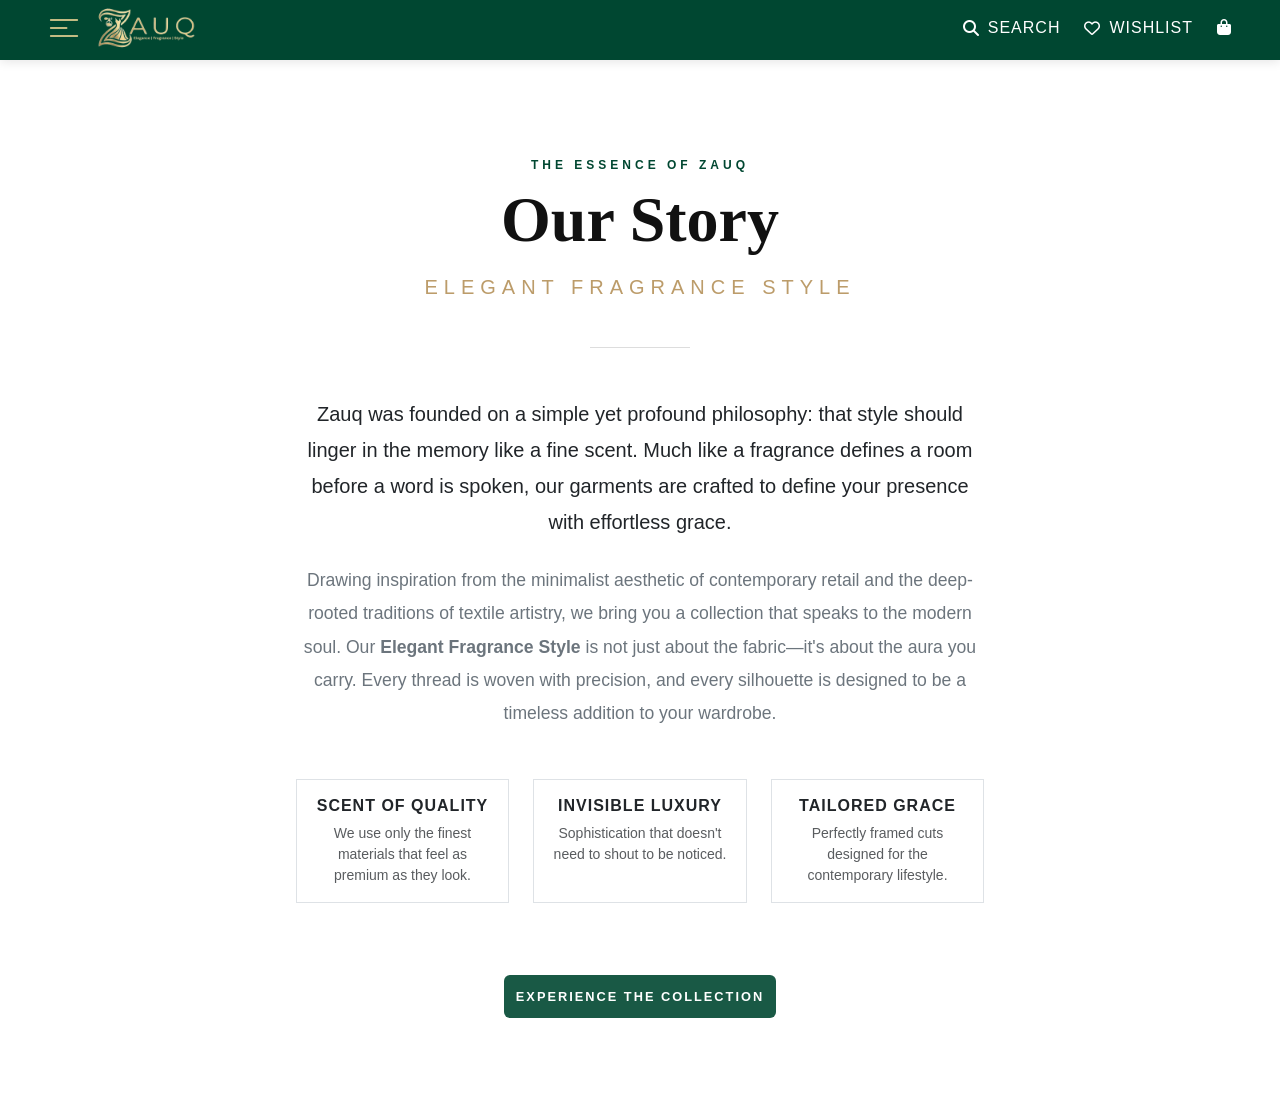
<file: about.html>
<!doctype html>
<html lang="en">
<head>
    <meta charset="UTF-8" />
    <meta name="viewport" content="width=device-width, initial-scale=1.0" />
    <title>Zauq - Luxury E-Store</title>
    <!-- Fonts & Icons -->
    <link rel="stylesheet" href="https://cdnjs.cloudflare.com/ajax/libs/font-awesome/6.4.0/css/all.min.css" />
    <link href="https://fonts.googleapis.com/css2?family=Montserrat:wght@400;600;700&display=swap" rel="stylesheet" />
    <link href="https://cdn.jsdelivr.net/npm/bootstrap@5.0.2/dist/css/bootstrap.min.css" rel="stylesheet" />
    <link rel="stylesheet" href="style.css" />
</head>
<body>
<header class="zauq-header sticky-top">
    <nav class="navbar p-0">
        <div class="container-fluid px-lg-5 d-flex justify-content-between align-items-center">
            <div class="d-flex align-items-center">
                <img src="assets/menu (1).png" alt="Menu" class="iconM me-3 cursor-pointer menu-icon" data-bs-toggle="offcanvas"
              data-bs-target="#zauqSidebar"
              aria-controls="zauqSidebar">
                <a class="navbar-brand m-0" href="index.html">
                    <img src="assets/logoo.png" alt="Zauq Logo" class="header-logo">
                </a>
            </div>
            <div class="d-flex align-items-center gap-4">
                <div class="header-action-item d-none d-md-flex align-items-center">
                    <i class="fa-solid fa-magnifying-glass me-2"></i> <span class="action-text">SEARCH</span>
                </div>
                <div class="header-action-item d-flex align-items-center">
                    <i class="fa-regular fa-heart me-2"></i> <span class="action-text d-none d-md-inline">WISHLIST</span>
                </div>
                <div class="header-action-item">
                    <i class="fa-solid fa-bag-shopping"></i>
                </div>
            </div>
        </div>
    </nav>
</header>
    <div class="offcanvas offcanvas-start border-0" tabindex="-1" id="zauqSidebar" aria-labelledby="zauqSidebarLabel" style="width: 320px;">
  <div class="offcanvas-header border-bottom p-4">
    <h5 class="offcanvas-title fw-bold text-uppercase tracking-widest" id="zauqSidebarLabel" style="letter-spacing: 2px;">ZAUQ</h5>
    <button type="button" class="btn-close text-reset shadow-none" data-bs-dismiss="offcanvas" aria-label="Close"></button>
  </div>
  <div class="offcanvas-body p-0">
    <ul class="list-unstyled mb-0">
      <li class="border-bottom"><a href="products.html" onclick="renderCatagory('chikankari')" class="nav-link-item">CHIKANKARI</a></li>
      <li class="border-bottom"><a href="products.html" onclick="renderCatagory('essentials')" class="nav-link-item">ESSENTIALS PRET</a></li>
      <li class="border-bottom"><a href="products.html" onclick="renderCatagory('signature')" class="nav-link-item">SIGNATURE PRET</a></li>
      <li class="border-bottom"><a href="products.html" onclick="renderCatagory('designer')" class="nav-link-item">DESIGNER</a></li>
      <li class="border-bottom"><a href="products.html" onclick="renderCatagory('tankTop')" class="nav-link-item">TANK TOPS</a></li>
      <li class="border-bottom"><a href="products.html" onclick="renderCatagory('western')" class="nav-link-item">WESTERN</a></li>
      <li class="border-bottom"><a href="products.html" onclick="renderCatagory('bags')" class="nav-link-item">BAGS</a></li>
      <li class="border-bottom"><a href="products.html" onclick="renderCatagory('fragrance')" class="nav-link-item">FRAGRANCE</a></li>
    </ul>

    <div class="p-4 mt-4 bg-light">
        <p class="small text-muted mb-3 fw-bold">HELP & INFORMATION</p>
        <ul class="list-unstyled small">
            <li class="mb-2"><a href="dilivery.html" class="text-decoration-none text-dark">Shipping Policy</a></li>
            <li class="mb-2"><a href="exchange.html" class="text-decoration-none text-dark">Returns & Exchange</a></li>
            <li><a href="contact.html" class="text-decoration-none text-dark">Contact Us</a></li>
        </ul>
    </div>
  </div>
</div>
<main>
<section id="about-zauq" class="py-5 bg-white">
  <div class="container py-lg-5">
    <div class="row justify-content-center">
      <div class="col-lg-10 text-center">
        
        <!-- Subtle Label -->
        <p class="text-uppercase mb-2  fw-bold" style="letter-spacing: 4px; font-size: 0.75rem;color: #004731;">
          The Essence of Zauq
        </p>

        <!-- Main Heading -->
        <h2 class="display-3 fw-bold mb-3" style="color: #111; font-family: 'Playfair Display', serif;">Our Story</h2>
        
        <!-- YOUR TAGLINE -->
        <h5 class="text-uppercase mb-5" style="color: #bc9c6a; letter-spacing: 6px; font-weight: 300;">
          Elegant Fragrance Style
        </h5>

        <!-- Minimalist Divider -->
        <div class="d-flex justify-content-center mb-5">
          <div style="height: 1px; width: 100px; background-color: #ddd;"></div>
        </div>

        <!-- Single Page Content Detail -->
        <div class="row justify-content-center">
          <div class="col-md-9">
            <p class="lead mb-4 text-dark" style="line-height: 1.8; font-weight: 400;">
              Zauq was founded on a simple yet profound philosophy: that style should linger in the memory like a fine scent. Much like a fragrance defines a room before a word is spoken, our garments are crafted to define your presence with effortless grace.
            </p>
            
            <p class="text-secondary mb-5" style="line-height: 1.9; font-size: 1.1rem;">
              Drawing inspiration from the minimalist aesthetic of contemporary retail and the deep-rooted traditions of textile artistry, we bring you a collection that speaks to the modern soul. Our <strong>Elegant Fragrance Style</strong> is not just about the fabric—it's about the aura you carry. Every thread is woven with precision, and every silhouette is designed to be a timeless addition to your wardrobe.
            </p>

            <!-- Brand Pillars -->
            <div class="row g-4 mb-5 pb-4">
              <div class="col-md-4">
                <div class="p-3 border h-100 shadow-sm-hover transition">
                  <h6 class="fw-bold text-uppercase mb-2" style="letter-spacing: 1px;">Scent of Quality</h6>
                  <p class="small text-muted mb-0">We use only the finest materials that feel as premium as they look.</p>
                </div>
              </div>
              <div class="col-md-4">
                <div class="p-3 border h-100 shadow-sm-hover transition">
                  <h6 class="fw-bold text-uppercase mb-2" style="letter-spacing: 1px;">Invisible Luxury</h6>
                  <p class="small text-muted mb-0">Sophistication that doesn't need to shout to be noticed.</p>
                </div>
              </div>
              <div class="col-md-4">
                <div class="p-3 border h-100 shadow-sm-hover transition">
                  <h6 class="fw-bold text-uppercase mb-2" style="letter-spacing: 1px;">Tailored Grace</h6>
                  <p class="small text-muted mb-0">Perfectly framed cuts designed for the contemporary lifestyle.</p>
                </div>
              </div>
            </div>

            <!-- CTA Button -->
            <a href="index.html" class="btn abbtn text-uppercase fw-bold" style="font-size: 0.8rem; letter-spacing: 2px;">
              Experience the Collection
            </a>
          </div>
        </div>

      </div>
    </div>
  </div>
</section>
</main>

    <script
      src="https://cdn.jsdelivr.net/npm/bootstrap@5.0.2/dist/js/bootstrap.bundle.min.js"
      integrity="sha384-MrcW6ZMFYlzcLA8Nl+NtUVF0sA7MsXsP1UyJoMp4YLEuNSfAP+JcXn/tWtIaxVXM"
      crossorigin="anonymous"
    ></script> 
</body>
</html>
</file>
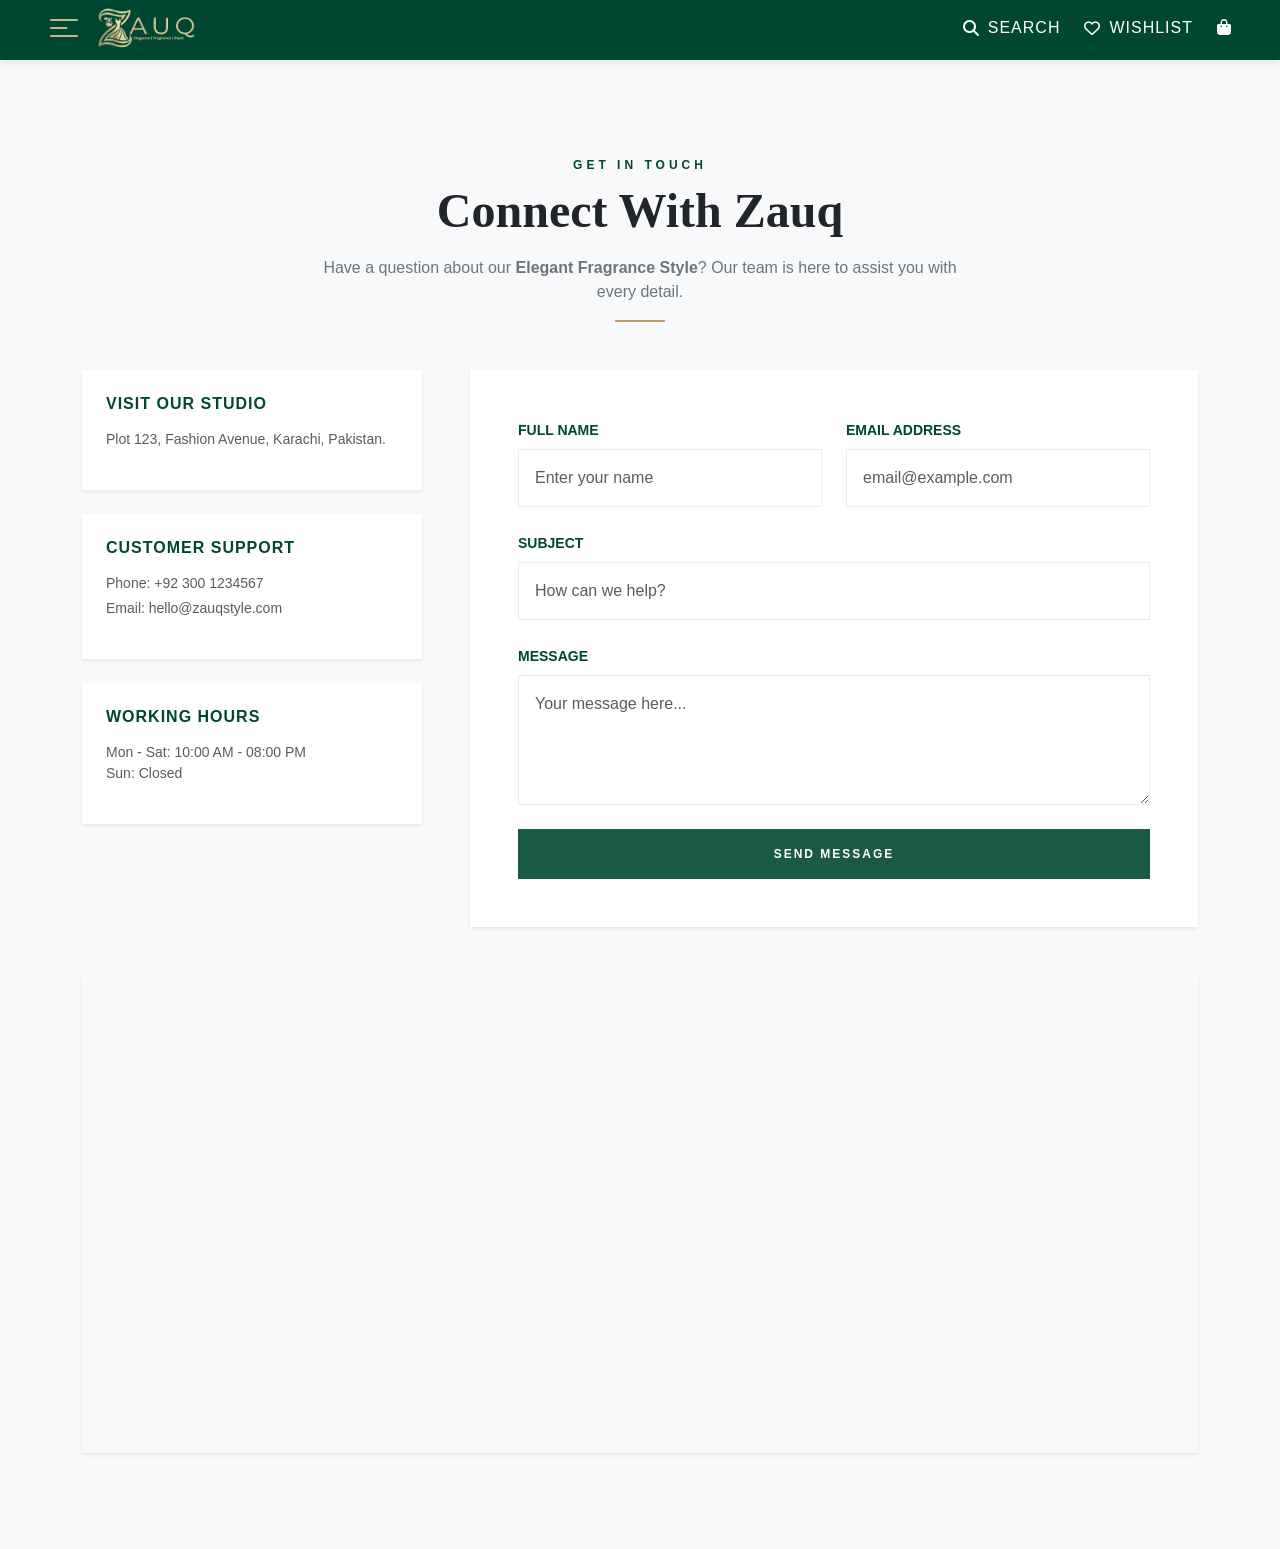
<file: contact.html>
<!doctype html>
<html lang="en">
<head>
    <meta charset="UTF-8" />
    <meta name="viewport" content="width=device-width, initial-scale=1.0" />
    <title>Zauq - Luxury E-Store</title>
    <!-- Fonts & Icons -->
    <link rel="stylesheet" href="https://cdnjs.cloudflare.com/ajax/libs/font-awesome/6.4.0/css/all.min.css" />
    <link href="https://fonts.googleapis.com/css2?family=Montserrat:wght@400;600;700&display=swap" rel="stylesheet" />
    <link href="https://cdn.jsdelivr.net/npm/bootstrap@5.0.2/dist/css/bootstrap.min.css" rel="stylesheet" />
    <link rel="stylesheet" href="style.css" />
</head>
<body>
<header class="zauq-header sticky-top">
    <nav class="navbar p-0">
        <div class="container-fluid px-lg-5 d-flex justify-content-between align-items-center">
            <div class="d-flex align-items-center">
                <img src="assets/menu (1).png" alt="Menu" class="iconM me-3 cursor-pointer menu-icon" data-bs-toggle="offcanvas"
              data-bs-target="#zauqSidebar"
              aria-controls="zauqSidebar">
                <a class="navbar-brand m-0" href="index.html">
                    <img src="assets/logoo.png" alt="Zauq Logo" class="header-logo">
                </a>
            </div>
            <div class="d-flex align-items-center gap-4">
                <div class="header-action-item d-none d-md-flex align-items-center">
                    <i class="fa-solid fa-magnifying-glass me-2"></i> <span class="action-text">SEARCH</span>
                </div>
                <div class="header-action-item d-flex align-items-center">
                    <i class="fa-regular fa-heart me-2"></i> <span class="action-text d-none d-md-inline">WISHLIST</span>
                </div>
                <div class="header-action-item">
                    <i class="fa-solid fa-bag-shopping"></i>
                </div>
            </div>
        </div>
    </nav>
</header>
    <div class="offcanvas offcanvas-start border-0" tabindex="-1" id="zauqSidebar" aria-labelledby="zauqSidebarLabel" style="width: 320px;">
  <div class="offcanvas-header border-bottom p-4">
    <h5 class="offcanvas-title fw-bold text-uppercase tracking-widest" id="zauqSidebarLabel" style="letter-spacing: 2px;">ZAUQ</h5>
    <button type="button" class="btn-close text-reset shadow-none" data-bs-dismiss="offcanvas" aria-label="Close"></button>
  </div>
  <div class="offcanvas-body p-0">
    <ul class="list-unstyled mb-0">
      <li class="border-bottom"><a href="products.html" onclick="renderCatagory('chikankari')" class="nav-link-item">CHIKANKARI</a></li>
      <li class="border-bottom"><a href="products.html" onclick="renderCatagory('essentials')" class="nav-link-item">ESSENTIALS PRET</a></li>
      <li class="border-bottom"><a href="products.html" onclick="renderCatagory('signature')" class="nav-link-item">SIGNATURE PRET</a></li>
      <li class="border-bottom"><a href="products.html" onclick="renderCatagory('designer')" class="nav-link-item">DESIGNER</a></li>
      <li class="border-bottom"><a href="products.html" onclick="renderCatagory('tankTop')" class="nav-link-item">TANK TOPS</a></li>
      <li class="border-bottom"><a href="products.html" onclick="renderCatagory('western')" class="nav-link-item">WESTERN</a></li>
      <li class="border-bottom"><a href="products.html" onclick="renderCatagory('bags')" class="nav-link-item">BAGS</a></li>
      <li class="border-bottom"><a href="products.html" onclick="renderCatagory('fragrance')" class="nav-link-item">FRAGRANCE</a></li>
    </ul>

    <div class="p-4 mt-4 bg-light">
        <p class="small text-muted mb-3 fw-bold">HELP & INFORMATION</p>
        <ul class="list-unstyled small">
            <li class="mb-2"><a href="dilivery.html" class="text-decoration-none text-dark">Shipping Policy</a></li>
            <li class="mb-2"><a href="exchange.html" class="text-decoration-none text-dark">Returns & Exchange</a></li>
            <li><a href="contact.html" class="text-decoration-none text-dark">Contact Us</a></li>
        </ul>
    </div>
  </div>
</div>
<main>
  <section id="contact-zauq" class="py-5 bg-light">
  <div class="container py-lg-5">
    
    <!-- Section Header -->
    <div class="row justify-content-center text-center mb-5">
      <div class="col-lg-7">
        <p class="text-uppercase mb-2 fw-bold" style="letter-spacing: 4px; font-size: 0.75rem; color: #004731;">Get In Touch</p>
        <h2 class="display-5 fw-bold mb-3" style="font-family: 'Playfair Display', serif;">Connect With Zauq</h2>
        <p class="text-secondary">Have a question about our <strong>Elegant Fragrance Style</strong>? Our team is here to assist you with every detail.</p>
        <div class="d-flex justify-content-center mt-3">
          <div style="height: 2px; width: 50px; background-color: #bc9c6a;"></div>
        </div>
      </div>
    </div>

    <div class="row g-5">
      <!-- Contact Info Cards -->
      <div class="col-lg-4">
        <div class="contact-info-card bg-white p-4 mb-4 shadow-sm border-0">
          <h6 class="text-uppercase fw-bold mb-3" style="letter-spacing: 1px; color: #004731;">Visit Our Studio</h6>
          <p class="text-muted small">Plot 123, Fashion Avenue, Karachi, Pakistan.</p>
        </div>
        
        <div class="contact-info-card bg-white p-4 mb-4 shadow-sm border-0">
          <h6 class="text-uppercase fw-bold mb-3" style="letter-spacing: 1px; color: #004731;">Customer Support</h6>
          <p class="text-muted small mb-1">Phone: +92 300 1234567</p>
          <p class="text-muted small">Email: hello@zauqstyle.com</p>
        </div>

        <div class="contact-info-card bg-white p-4 shadow-sm border-0">
          <h6 class="text-uppercase fw-bold mb-3" style="letter-spacing: 1px; color: #004731;">Working Hours</h6>
          <p class="text-muted small mb-0">Mon - Sat: 10:00 AM - 08:00 PM</p>
          <p class="text-muted small">Sun: Closed</p>
        </div>
      </div>

      <!-- Contact Form -->
      <div class="col-lg-8">
        <div class="bg-white p-4 p-md-5 shadow-sm">
          <form>
            <div class="row g-4">
              <div class="col-md-6">
                <label class="form-label small text-uppercase fw-bold" style="color: #004731;">Full Name</label>
                <input type="text" class="form-control rounded-0 border-light-subtle p-3" placeholder="Enter your name">
              </div>
              <div class="col-md-6">
                <label class="form-label small text-uppercase fw-bold" style="color: #004731;">Email Address</label>
                <input type="email" class="form-control rounded-0 border-light-subtle p-3" placeholder="email@example.com">
              </div>
              <div class="col-12">
                <label class="form-label small text-uppercase fw-bold" style="color: #004731;">Subject</label>
                <input type="text" class="form-control rounded-0 border-light-subtle p-3" placeholder="How can we help?">
              </div>
              <div class="col-12">
                <label class="form-label small text-uppercase fw-bold" style="color: #004731;">Message</label>
                <textarea class="form-control rounded-0 border-light-subtle p-3" rows="4" placeholder="Your message here..."></textarea>
              </div>
              <div class="col-12">
                <button type="submit" class="btn abbtn w-100 rounded-0 py-3 text-uppercase fw-bold tracking-widest" style="letter-spacing: 2px;">
                  Send Message
                </button>
              </div>
            </div>
          </form>
        </div>
      </div>
    </div>

    <!-- Optional: Simple Map Placeholder -->
    <div class="row mt-5">
        <div class="col-12">
            <div class="ratio ratio-21x9 shadow-sm">
                <iframe src="https://www.google.com/maps/embed?pb=!1m18!1m12!1m3!1d3619.313992521698!2d67.058386!3d24.860734!2m3!1f0!2f0!3f0!3m2!1i1024!2i768!4f13.1!3m3!1m2!1s0x0%3A0x0!2zMjTCsDUxJzM4LjciTiA2N8KwMDMnMzAuMiJF!5e0!3m2!1sen!2s!4v1620000000000!5m2!1sen!2s" style="border:0;" allowfullscreen="" loading="lazy"></iframe>
            </div>
        </div>
    </div>

  </div>
</section>
</main>

    <script
      src="https://cdn.jsdelivr.net/npm/bootstrap@5.0.2/dist/js/bootstrap.bundle.min.js"
      integrity="sha384-MrcW6ZMFYlzcLA8Nl+NtUVF0sA7MsXsP1UyJoMp4YLEuNSfAP+JcXn/tWtIaxVXM"
      crossorigin="anonymous"
    ></script> 
</body>
</html>
</file>
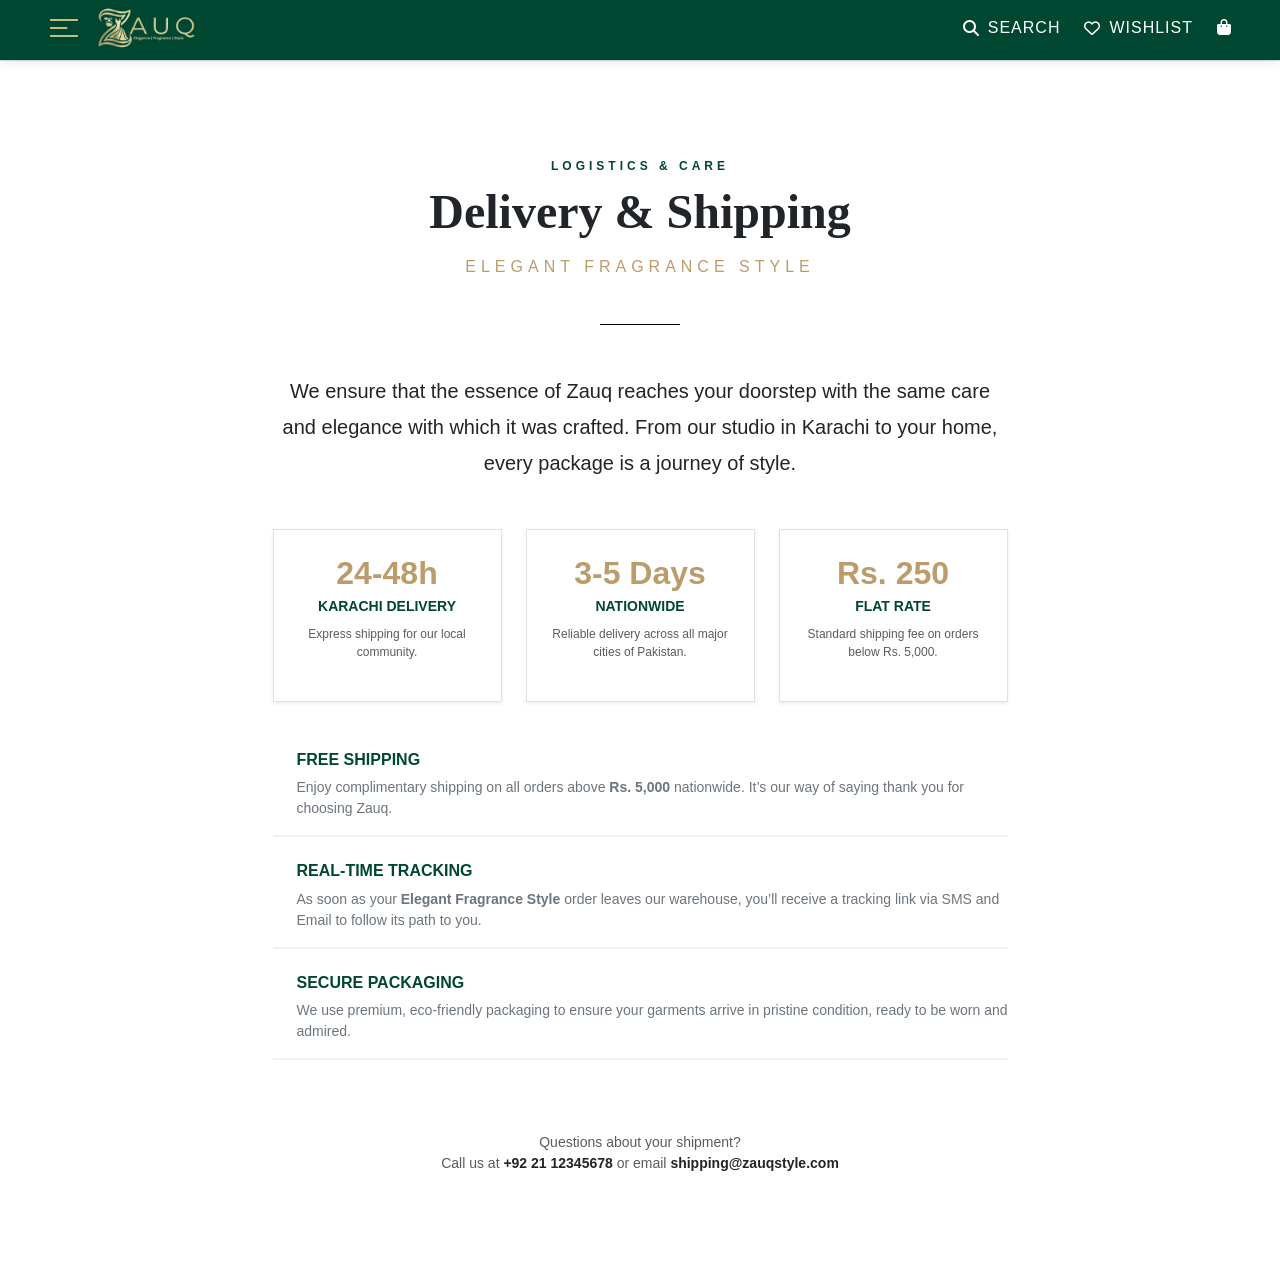
<file: dilivery.html>
<!doctype html>
<html lang="en">
<head>
    <meta charset="UTF-8" />
    <meta name="viewport" content="width=device-width, initial-scale=1.0" />
    <title>Zauq - Luxury E-Store</title>
    <!-- Fonts & Icons -->
    <link rel="stylesheet" href="https://cdnjs.cloudflare.com/ajax/libs/font-awesome/6.4.0/css/all.min.css" />
    <link href="https://fonts.googleapis.com/css2?family=Montserrat:wght@400;600;700&display=swap" rel="stylesheet" />
    <link href="https://cdn.jsdelivr.net/npm/bootstrap@5.0.2/dist/css/bootstrap.min.css" rel="stylesheet" />
    <link rel="stylesheet" href="style.css" />
</head>
<body>
<header class="zauq-header sticky-top">
    <nav class="navbar p-0">
        <div class="container-fluid px-lg-5 d-flex justify-content-between align-items-center">
            <div class="d-flex align-items-center">
                <img src="assets/menu (1).png" alt="Menu" class="iconM me-3 cursor-pointer menu-icon" data-bs-toggle="offcanvas"
              data-bs-target="#zauqSidebar"
              aria-controls="zauqSidebar">
                <a class="navbar-brand m-0" href="index.html">
                    <img src="assets/logoo.png" alt="Zauq Logo" class="header-logo">
                </a>
            </div>
            <div class="d-flex align-items-center gap-4">
                <div class="header-action-item d-none d-md-flex align-items-center">
                    <i class="fa-solid fa-magnifying-glass me-2"></i> <span class="action-text">SEARCH</span>
                </div>
                <div class="header-action-item d-flex align-items-center">
                    <i class="fa-regular fa-heart me-2"></i> <span class="action-text d-none d-md-inline">WISHLIST</span>
                </div>
                <div class="header-action-item">
                    <i class="fa-solid fa-bag-shopping"></i>
                </div>
            </div>
        </div>
    </nav>
</header>
    <div class="offcanvas offcanvas-start border-0" tabindex="-1" id="zauqSidebar" aria-labelledby="zauqSidebarLabel" style="width: 320px;">
  <div class="offcanvas-header border-bottom p-4">
    <h5 class="offcanvas-title fw-bold text-uppercase tracking-widest" id="zauqSidebarLabel" style="letter-spacing: 2px;">ZAUQ</h5>
    <button type="button" class="btn-close text-reset shadow-none" data-bs-dismiss="offcanvas" aria-label="Close"></button>
  </div>
  <div class="offcanvas-body p-0">
    <ul class="list-unstyled mb-0">
      <li class="border-bottom"><a href="products.html" onclick="renderCatagory('chikankari')" class="nav-link-item">CHIKANKARI</a></li>
      <li class="border-bottom"><a href="products.html" onclick="renderCatagory('essentials')" class="nav-link-item">ESSENTIALS PRET</a></li>
      <li class="border-bottom"><a href="products.html" onclick="renderCatagory('signature')" class="nav-link-item">SIGNATURE PRET</a></li>
      <li class="border-bottom"><a href="products.html" onclick="renderCatagory('designer')" class="nav-link-item">DESIGNER</a></li>
      <li class="border-bottom"><a href="products.html" onclick="renderCatagory('tankTop')" class="nav-link-item">TANK TOPS</a></li>
      <li class="border-bottom"><a href="products.html" onclick="renderCatagory('western')" class="nav-link-item">WESTERN</a></li>
      <li class="border-bottom"><a href="products.html" onclick="renderCatagory('bags')" class="nav-link-item">BAGS</a></li>
      <li class="border-bottom"><a href="products.html" onclick="renderCatagory('fragrance')" class="nav-link-item">FRAGRANCE</a></li>
    </ul>

    <div class="p-4 mt-4 bg-light">
        <p class="small text-muted mb-3 fw-bold">HELP & INFORMATION</p>
        <ul class="list-unstyled small">
            <li class="mb-2"><a href="dilivery.html" class="text-decoration-none text-dark">Shipping Policy</a></li>
            <li class="mb-2"><a href="exchange.html" class="text-decoration-none text-dark">Returns & Exchange</a></li>
            <li><a href="contact.html" class="text-decoration-none text-dark">Contact Us</a></li>
        </ul>
    </div>
  </div>
</div>

<main>

</main>
<section id="shipping-zauq" class="py-5 bg-white border-top">
  <div class="container py-lg-5">
    <div class="row justify-content-center text-center">
      <div class="col-lg-9">
        
        <p class="text-uppercase mb-2 fw-bold" style="letter-spacing: 4px; font-size: 0.75rem; color: #004731;">
          Logistics & Care
        </p>

        <h2 class="display-5 fw-bold mb-3" style="font-family: 'Playfair Display', serif;">Delivery & Shipping</h2>
        
        <p class="h6 text-uppercase mb-5" style="color: #bc9c6a; letter-spacing: 5px; font-weight: 300;">
          Elegant Fragrance Style
        </p>

        <div class="d-flex justify-content-center mb-5">
          <div style="height: 1px; width: 80px; background-color: #000;"></div>
        </div>

        <div class="shipping-content px-md-5">
          <p class="lead text-dark mb-5" style="line-height: 1.8;">
            We ensure that the essence of <strong>Zauq</strong> reaches your doorstep with the same care and elegance with which it was crafted. From our studio in Karachi to your home, every package is a journey of style.
          </p>

          <div class="row g-4 mb-5 text-center">
            <div class="col-md-4">
              <div class="p-4 border shadow-sm h-100">
                <h2 class="fw-bold mb-1" style="color: #bc9c6a;">24-48h</h2>
                <p class="small text-uppercase fw-bold mb-0" style="color: #004731;">Karachi Delivery</p>
                <p class="x-small text-muted mt-2">Express shipping for our local community.</p>
              </div>
            </div>
            <div class="col-md-4">
              <div class="p-4 border shadow-sm h-100">
                <h2 class="fw-bold mb-1" style="color: #bc9c6a;">3-5 Days</h2>
                <p class="small text-uppercase fw-bold mb-0" style="color: #004731;">Nationwide</p>
                <p class="x-small text-muted mt-2">Reliable delivery across all major cities of Pakistan.</p>
              </div>
            </div>
            <div class="col-md-4">
              <div class="p-4 border shadow-sm h-100">
                <h2 class="fw-bold mb-1" style="color: #bc9c6a;">Rs. 250</h2>
                <p class="small text-uppercase fw-bold mb-0" style="color: #004731;">Flat Rate</p>
                <p class="x-small text-muted mt-2">Standard shipping fee on orders below Rs. 5,000.</p>
              </div>
            </div>
          </div>

          <div class="text-start mt-5">
            <div class="mb-4 border-bottom ps-4">
              <h6 class="fw-bold text-uppercase" style="color: #004731;">Free Shipping</h6>
              <p class="small text-secondary">Enjoy complimentary shipping on all orders above <strong>Rs. 5,000</strong> nationwide. It’s our way of saying thank you for choosing Zauq.</p>
            </div>

            <div class="mb-4 border-bottom ps-4">
              <h6 class="fw-bold text-uppercase" style="color: #004731;">Real-Time Tracking</h6>
              <p class="small text-secondary">As soon as your <strong>Elegant Fragrance Style</strong> order leaves our warehouse, you’ll receive a tracking link via SMS and Email to follow its path to you.</p>
            </div>

            <div class="mb-4 border-bottom ps-4">
              <h6 class="fw-bold text-uppercase" style="color: #004731;">Secure Packaging</h6>
              <p class="small text-secondary">We use premium, eco-friendly packaging to ensure your garments arrive in pristine condition, ready to be worn and admired.</p>
            </div>
          </div>

          <div class="mt-5 pt-4">
            <p class="small text-muted">Questions about your shipment? <br>
              Call us at <span class="text-dark fw-bold">+92 21 12345678</span> or email <span class="text-dark fw-bold">shipping@zauqstyle.com</span>
            </p>
          </div>

        </div>

      </div>
    </div>
  </div>
</section>
 <script
      src="https://cdn.jsdelivr.net/npm/bootstrap@5.0.2/dist/js/bootstrap.bundle.min.js"
      integrity="sha384-MrcW6ZMFYlzcLA8Nl+NtUVF0sA7MsXsP1UyJoMp4YLEuNSfAP+JcXn/tWtIaxVXM"
      crossorigin="anonymous"
    ></script>
    
</body>
</html>
</file>
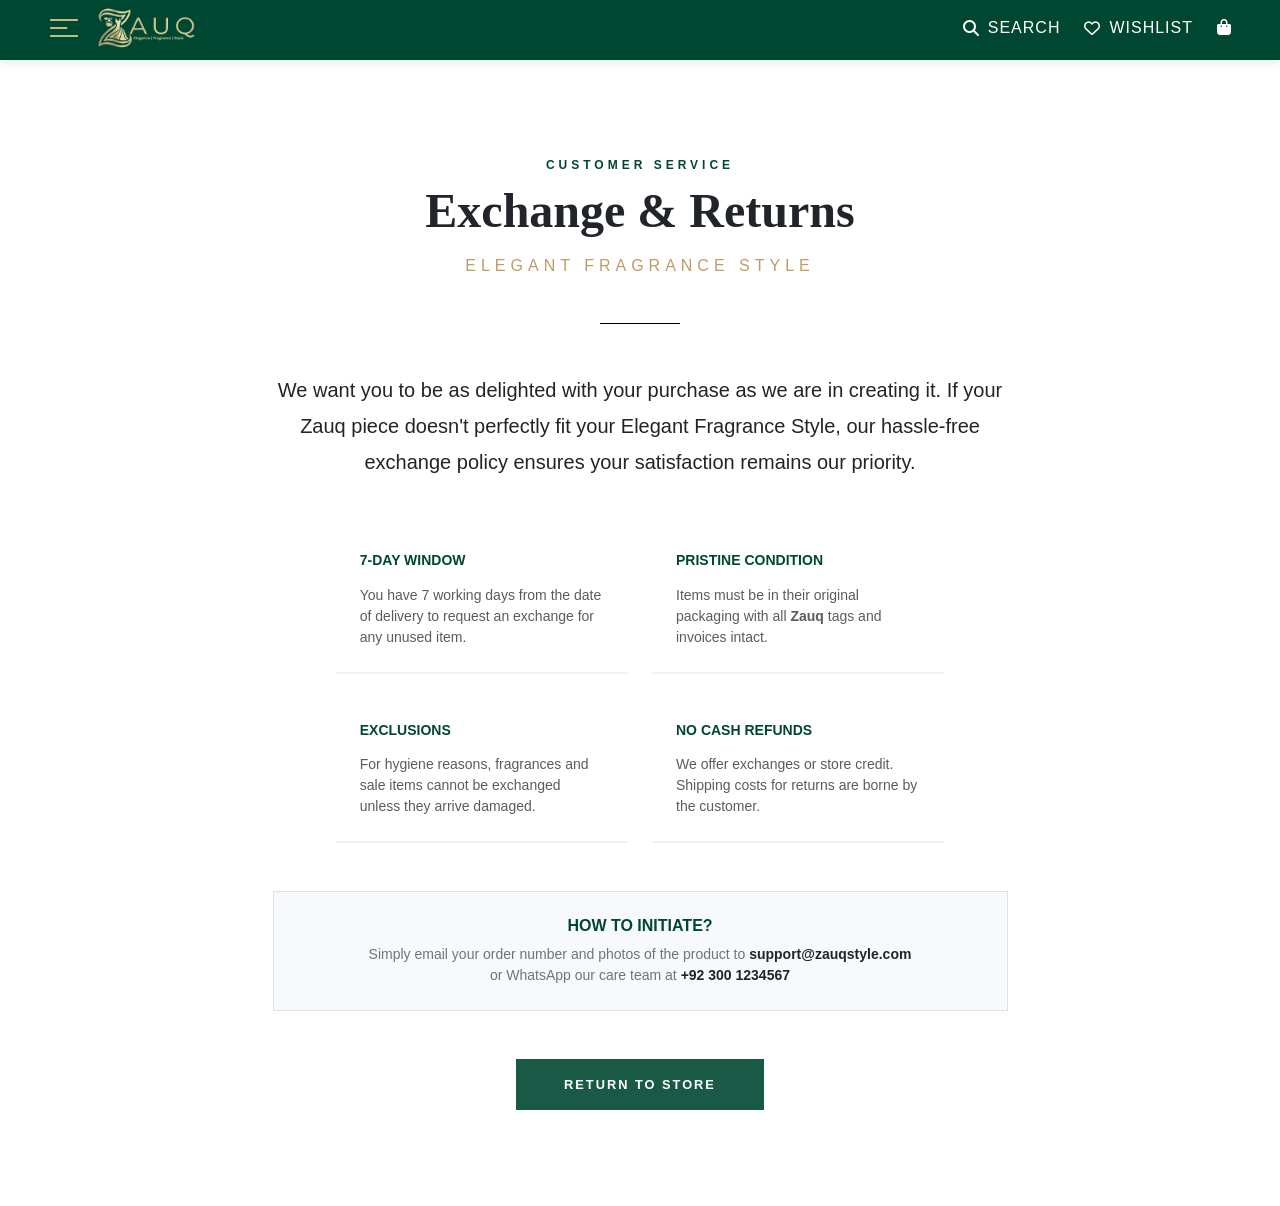
<file: exchange.html>
<!doctype html>
<html lang="en">
<head>
    <meta charset="UTF-8" />
    <meta name="viewport" content="width=device-width, initial-scale=1.0" />
    <title>Zauq - Luxury E-Store</title>
    <!-- Fonts & Icons -->
    <link rel="stylesheet" href="https://cdnjs.cloudflare.com/ajax/libs/font-awesome/6.4.0/css/all.min.css" />
    <link href="https://fonts.googleapis.com/css2?family=Montserrat:wght@400;600;700&display=swap" rel="stylesheet" />
    <link href="https://cdn.jsdelivr.net/npm/bootstrap@5.0.2/dist/css/bootstrap.min.css" rel="stylesheet" />
    <link rel="stylesheet" href="style.css" />
</head>
<body>
<header class="zauq-header sticky-top">
    <nav class="navbar p-0">
        <div class="container-fluid px-lg-5 d-flex justify-content-between align-items-center">
            <div class="d-flex align-items-center">
                <img src="assets/menu (1).png" alt="Menu" class="iconM me-3 cursor-pointer menu-icon" data-bs-toggle="offcanvas"
              data-bs-target="#zauqSidebar"
              aria-controls="zauqSidebar">
                <a class="navbar-brand m-0" href="index.html">
                    <img src="assets/logoo.png" alt="Zauq Logo" class="header-logo">
                </a>
            </div>
            <div class="d-flex align-items-center gap-4">
                <div class="header-action-item d-none d-md-flex align-items-center">
                    <i class="fa-solid fa-magnifying-glass me-2"></i> <span class="action-text">SEARCH</span>
                </div>
                <div class="header-action-item d-flex align-items-center">
                    <i class="fa-regular fa-heart me-2"></i> <span class="action-text d-none d-md-inline">WISHLIST</span>
                </div>
                <div class="header-action-item">
                    <i class="fa-solid fa-bag-shopping"></i>
                </div>
            </div>
        </div>
    </nav>
</header>
    <div class="offcanvas offcanvas-start border-0" tabindex="-1" id="zauqSidebar" aria-labelledby="zauqSidebarLabel" style="width: 320px;">
  <div class="offcanvas-header border-bottom p-4">
    <h5 class="offcanvas-title fw-bold text-uppercase tracking-widest" id="zauqSidebarLabel" style="letter-spacing: 2px;">ZAUQ</h5>
    <button type="button" class="btn-close text-reset shadow-none" data-bs-dismiss="offcanvas" aria-label="Close"></button>
  </div>
  <div class="offcanvas-body p-0">
    <ul class="list-unstyled mb-0">
      <li class="border-bottom"><a href="products.html" onclick="renderCatagory('chikankari')" class="nav-link-item">CHIKANKARI</a></li>
      <li class="border-bottom"><a href="products.html" onclick="renderCatagory('essentials')" class="nav-link-item">ESSENTIALS PRET</a></li>
      <li class="border-bottom"><a href="products.html" onclick="renderCatagory('signature')" class="nav-link-item">SIGNATURE PRET</a></li>
      <li class="border-bottom"><a href="products.html" onclick="renderCatagory('designer')" class="nav-link-item">DESIGNER</a></li>
      <li class="border-bottom"><a href="products.html" onclick="renderCatagory('tankTop')" class="nav-link-item">TANK TOPS</a></li>
      <li class="border-bottom"><a href="products.html" onclick="renderCatagory('western')" class="nav-link-item">WESTERN</a></li>
      <li class="border-bottom"><a href="products.html" onclick="renderCatagory('bags')" class="nav-link-item">BAGS</a></li>
      <li class="border-bottom"><a href="products.html" onclick="renderCatagory('fragrance')" class="nav-link-item">FRAGRANCE</a></li>
    </ul>

    <div class="p-4 mt-4 bg-light">
        <p class="small text-muted mb-3 fw-bold">HELP & INFORMATION</p>
        <ul class="list-unstyled small">
            <li class="mb-2"><a href="dilivery.html" class="text-decoration-none text-dark">Shipping Policy</a></li>
            <li class="mb-2"><a href="exchange.html" class="text-decoration-none text-dark">Returns & Exchange</a></li>
            <li><a href="contact.html" class="text-decoration-none text-dark">Contact Us</a></li>
        </ul>
    </div>
  </div>
</div>
<main>
<!-- Zauq Exchange & Return Section -->
<section id="returns-zauq" class="py-5 bg-white">
  <div class="container py-lg-5">
    <div class="row justify-content-center text-center">
      <div class="col-lg-9">
        
        <!-- Subtle Label -->
        <p class="text-uppercase mb-2 fw-bold" style="letter-spacing: 4px; font-size: 0.75rem; color:#004731;">
          Customer Service
        </p>

        <!-- Main Heading -->
        <h2 class="display-5 fw-bold mb-3" style="font-family: 'Playfair Display', serif;">Exchange & Returns</h2>
        
        <!-- Tagline Reference -->
        <p class="h6 text-uppercase mb-5" style="color: #bc9c6a; letter-spacing: 5px; font-weight: 300;">
          Elegant Fragrance Style
        </p>

        <!-- Divider -->
        <div class="d-flex justify-content-center mb-5">
          <div style="height: 1px; width: 80px; background-color: #000;"></div>
        </div>

        <!-- Policy Description -->
        <div class="policy-content px-md-5">
          <p class="lead text-dark mb-5" style="line-height: 1.8;">
            We want you to be as delighted with your purchase as we are in creating it. If your <strong>Zauq</strong> piece doesn't perfectly fit your <strong>Elegant Fragrance Style</strong>, our hassle-free exchange policy ensures your satisfaction remains our priority.
          </p>

          <!-- Key Points (Centered Grid) -->
          <div class="row g-4 mb-5 text-start justify-content-center">
            <div class="col-md-5">
              <div class="p-4 border-bottom h-100">
                <h6 class="fw-bold text-uppercase small mb-3" style="color:#004731;">7-Day Window</h6>
                <p class="small text-muted mb-0">You have 7 working days from the date of delivery to request an exchange for any unused item.</p>
              </div>
            </div>
            <div class="col-md-5">
              <div class="p-4 border-bottom h-100">
                <h6 class="fw-bold text-uppercase small mb-3" style="color:#004731;">Pristine Condition</h6>
                <p class="small text-muted mb-0">Items must be in their original packaging with all <strong>Zauq</strong> tags and invoices intact.</p>
              </div>
            </div>
            <div class="col-md-5">
              <div class="p-4 border-bottom h-100">
                <h6 class="fw-bold text-uppercase small mb-3" style="color:#004731;">Exclusions</h6>
                <p class="small text-muted mb-0">For hygiene reasons, fragrances and sale items cannot be exchanged unless they arrive damaged.</p>
              </div>
            </div>
            <div class="col-md-5">
              <div class="p-4 border-bottom h-100">
                <h6 class="fw-bold text-uppercase small mb-3" style="color:#004731;">No Cash Refunds</h6>
                <p class="small text-muted mb-0">We offer exchanges or store credit. Shipping costs for returns are borne by the customer.</p>
              </div>
            </div>
          </div>

          <!-- Final Instruction Box -->
          <div class="bg-light p-4 mb-5 border">
            <h6 class="fw-bold mb-2" style="color:#004731;">HOW TO INITIATE?</h6>
            <p class="small text-secondary mb-0">
              Simply email your order number and photos of the product to 
              <span class="text-dark fw-bold">support@zauqstyle.com</span> <br>
              or WhatsApp our care team at <span class="text-dark fw-bold">+92 300 1234567</span>
            </p>
          </div>

          <!-- Back to Shop -->
          <a href="index.html" class="btn abbtn px-5 py-3 rounded-0 text-uppercase fw-bold" style="font-size: 0.8rem; letter-spacing: 2px;">
            Return to Store
          </a>
        </div>

      </div>
    </div>
  </div>
</section>
</main>

   <script
      src="https://cdn.jsdelivr.net/npm/bootstrap@5.0.2/dist/js/bootstrap.bundle.min.js"
      integrity="sha384-MrcW6ZMFYlzcLA8Nl+NtUVF0sA7MsXsP1UyJoMp4YLEuNSfAP+JcXn/tWtIaxVXM"
      crossorigin="anonymous"
    ></script>
</body>
</html>
</file>
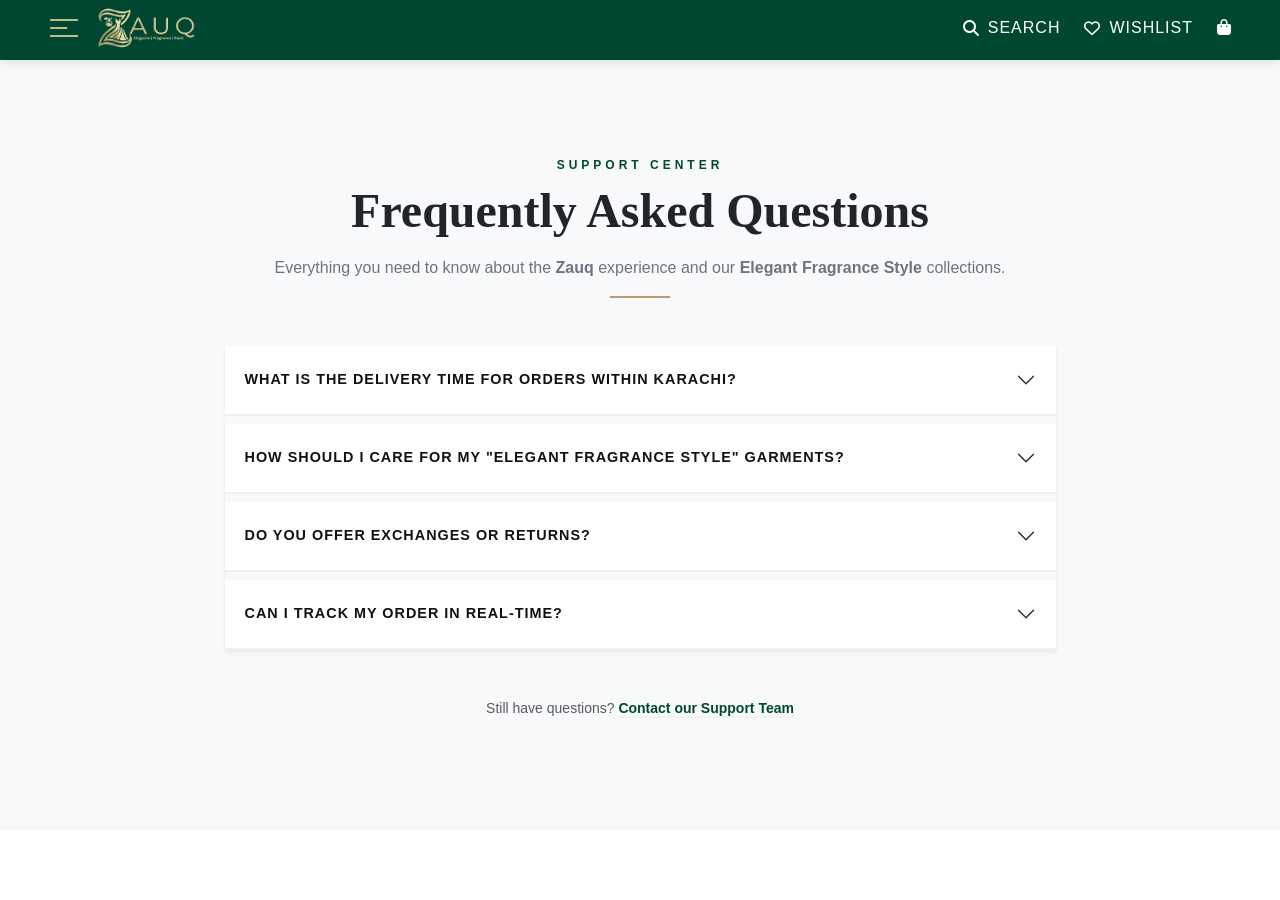
<file: faqs.html>
<!doctype html>
<html lang="en">
<head>
    <meta charset="UTF-8" />
    <meta name="viewport" content="width=device-width, initial-scale=1.0" />
    <title>Zauq - Luxury E-Store</title>
    <!-- Fonts & Icons -->
    <link rel="stylesheet" href="https://cdnjs.cloudflare.com/ajax/libs/font-awesome/6.4.0/css/all.min.css" />
    <link href="https://fonts.googleapis.com/css2?family=Montserrat:wght@400;600;700&display=swap" rel="stylesheet" />
    <link href="https://cdn.jsdelivr.net/npm/bootstrap@5.0.2/dist/css/bootstrap.min.css" rel="stylesheet" />
    <link rel="stylesheet" href="style.css" />
</head>
<body>
<header class="zauq-header sticky-top">
    <nav class="navbar p-0">
        <div class="container-fluid px-lg-5 d-flex justify-content-between align-items-center">
            <div class="d-flex align-items-center">
                <img src="assets/menu (1).png" alt="Menu" class="iconM me-3 cursor-pointer menu-icon" data-bs-toggle="offcanvas"
              data-bs-target="#zauqSidebar"
              aria-controls="zauqSidebar">
                <a class="navbar-brand m-0" href="index.html">
                    <img src="assets/logoo.png" alt="Zauq Logo" class="header-logo">
                </a>
            </div>
            <div class="d-flex align-items-center gap-4">
                <div class="header-action-item d-none d-md-flex align-items-center">
                    <i class="fa-solid fa-magnifying-glass me-2"></i> <span class="action-text">SEARCH</span>
                </div>
                <div class="header-action-item d-flex align-items-center">
                    <i class="fa-regular fa-heart me-2"></i> <span class="action-text d-none d-md-inline">WISHLIST</span>
                </div>
                <div class="header-action-item">
                    <i class="fa-solid fa-bag-shopping"></i>
                </div>
            </div>
        </div>
    </nav>
</header>
    <div class="offcanvas offcanvas-start border-0" tabindex="-1" id="zauqSidebar" aria-labelledby="zauqSidebarLabel" style="width: 320px;">
  <div class="offcanvas-header border-bottom p-4">
    <h5 class="offcanvas-title fw-bold text-uppercase tracking-widest" id="zauqSidebarLabel" style="letter-spacing: 2px;">ZAUQ</h5>
    <button type="button" class="btn-close text-reset shadow-none" data-bs-dismiss="offcanvas" aria-label="Close"></button>
  </div>
  <div class="offcanvas-body p-0">
    <ul class="list-unstyled mb-0">
      <li class="border-bottom"><a href="products.html" onclick="renderCatagory('chikankari')" class="nav-link-item">CHIKANKARI</a></li>
      <li class="border-bottom"><a href="products.html" onclick="renderCatagory('essentials')" class="nav-link-item">ESSENTIALS PRET</a></li>
      <li class="border-bottom"><a href="products.html" onclick="renderCatagory('signature')" class="nav-link-item">SIGNATURE PRET</a></li>
      <li class="border-bottom"><a href="products.html" onclick="renderCatagory('designer')" class="nav-link-item">DESIGNER</a></li>
      <li class="border-bottom"><a href="products.html" onclick="renderCatagory('tankTop')" class="nav-link-item">TANK TOPS</a></li>
      <li class="border-bottom"><a href="products.html" onclick="renderCatagory('western')" class="nav-link-item">WESTERN</a></li>
      <li class="border-bottom"><a href="products.html" onclick="renderCatagory('bags')" class="nav-link-item">BAGS</a></li>
      <li class="border-bottom"><a href="products.html" onclick="renderCatagory('fragrance')" class="nav-link-item">FRAGRANCE</a></li>
    </ul>

    <div class="p-4 mt-4 bg-light">
        <p class="small text-muted mb-3 fw-bold">HELP & INFORMATION</p>
        <ul class="list-unstyled small">
            <li class="mb-2"><a href="dilivery.html" class="text-decoration-none text-dark">Shipping Policy</a></li>
            <li class="mb-2"><a href="exchange.html" class="text-decoration-none text-dark">Returns & Exchange</a></li>
            <li><a href="contact.html" class="text-decoration-none text-dark">Contact Us</a></li>
        </ul>
    </div>
  </div>
</div>
<main>
 <section id="faqs-zauq" class="py-5 bg-light">
  <div class="container py-lg-5">
    
    <div class="row justify-content-center text-center mb-5">
      <div class="col-lg-8">
        <p class="text-uppercase mb-2 fw-bold" style="letter-spacing: 4px; font-size: 0.75rem; color: #004731;">Support Center</p>
        <h2 class="display-5 fw-bold mb-3" style="font-family: 'Playfair Display', serif;">Frequently Asked Questions</h2>
        <p class="text-secondary">Everything you need to know about the <strong>Zauq</strong> experience and our <strong>Elegant Fragrance Style</strong> collections.</p>
        <div class="d-flex justify-content-center mt-3">
          <div style="height: 2px; width: 60px; background-color: #bc9c6a;"></div>
        </div>
      </div>
    </div>

    <div class="row justify-content-center">
      <div class="col-lg-9">
        <div class="accordion accordion-flush shadow-sm" id="accordionZauq">
          
          <div class="accordion-item border-bottom mb-2">
            <h2 class="accordion-header" id="flush-headingOne">
              <button class="accordion-button collapsed fw-bold text-uppercase py-4" type="button" data-bs-toggle="collapse" data-bs-target="#flush-collapseOne" style="letter-spacing: 1px; font-size: 0.9rem;">
                What is the delivery time for orders within Karachi?
              </button>
            </h2>
            <div id="flush-collapseOne" class="accordion-collapse collapse" data-bs-parent="#accordionZauq">
              <div class="accordion-body text-secondary" style="line-height: 1.8;">
                For our Karachi-based customers, we offer express delivery within 24-48 hours. Nationwide deliveries typically take 3-5 working days depending on your location.
              </div>
            </div>
          </div>

          <div class="accordion-item border-bottom mb-2">
            <h2 class="accordion-header" id="flush-headingTwo">
              <button class="accordion-button collapsed fw-bold text-uppercase py-4" type="button" data-bs-toggle="collapse" data-bs-target="#flush-collapseTwo" style="letter-spacing: 1px; font-size: 0.9rem;">
                How should I care for my "Elegant Fragrance Style" garments?
              </button>
            </h2>
            <div id="flush-collapseTwo" class="accordion-collapse collapse" data-bs-parent="#accordionZauq">
              <div class="accordion-body text-secondary" style="line-height: 1.8;">
                To maintain the "essence" of our fabrics, we recommend dry cleaning for all embellished pieces. For daily wear, a gentle hand wash with cold water will preserve the texture and longevity of the material.
              </div>
            </div>
          </div>

          <div class="accordion-item border-bottom mb-2">
            <h2 class="accordion-header" id="flush-headingThree">
              <button class="accordion-button collapsed fw-bold text-uppercase py-4" type="button" data-bs-toggle="collapse" data-bs-target="#flush-collapseThree" style="letter-spacing: 1px; font-size: 0.9rem;">
                Do you offer exchanges or returns?
              </button>
            </h2>
            <div id="flush-collapseThree" class="accordion-collapse collapse" data-bs-parent="#accordionZauq">
              <div class="accordion-body text-secondary" style="line-height: 1.8;">
                Yes, we offer a 7-day exchange policy for unused items with original tags. Please note that items purchased on sale are not eligible for return or exchange unless there is a manufacturing defect.
              </div>
            </div>
          </div>

          <div class="accordion-item border-bottom">
            <h2 class="accordion-header" id="flush-headingFour">
              <button class="accordion-button collapsed fw-bold text-uppercase py-4" type="button" data-bs-toggle="collapse" data-bs-target="#flush-collapseFour" style="letter-spacing: 1px; font-size: 0.9rem;">
                Can I track my order in real-time?
              </button>
            </h2>
            <div id="flush-collapseFour" class="accordion-collapse collapse" data-bs-parent="#accordionZauq">
              <div class="accordion-body text-secondary" style="line-height: 1.8;">
                Once your order is dispatched, you will receive a tracking ID via SMS and Email. You can use this ID on our "Track Order" page to see exactly where your Zauq package is.
              </div>
            </div>
          </div>

        </div>

        <div class="text-center mt-5">
          <p class="text-muted small">Still have questions? <a href="contact.html" class="fw-bold text-decoration-none border-bottom border-dark" style=" color: #004731;">Contact our Support Team</a></p>
        </div>
      </div>
    </div>

  </div>
</section>
</main>

<script src="https://cdn.jsdelivr.net/npm/bootstrap@5.0.2/dist/js/bootstrap.bundle.min.js" integrity="sha384-MrcW6ZMFYlzcLA8Nl+NtUVF0sA7MsXsP1UyJoMp4YLEuNSfAP+JcXn/tWtIaxVXM" crossorigin="anonymous"></script>
</body>
</html>
</file>
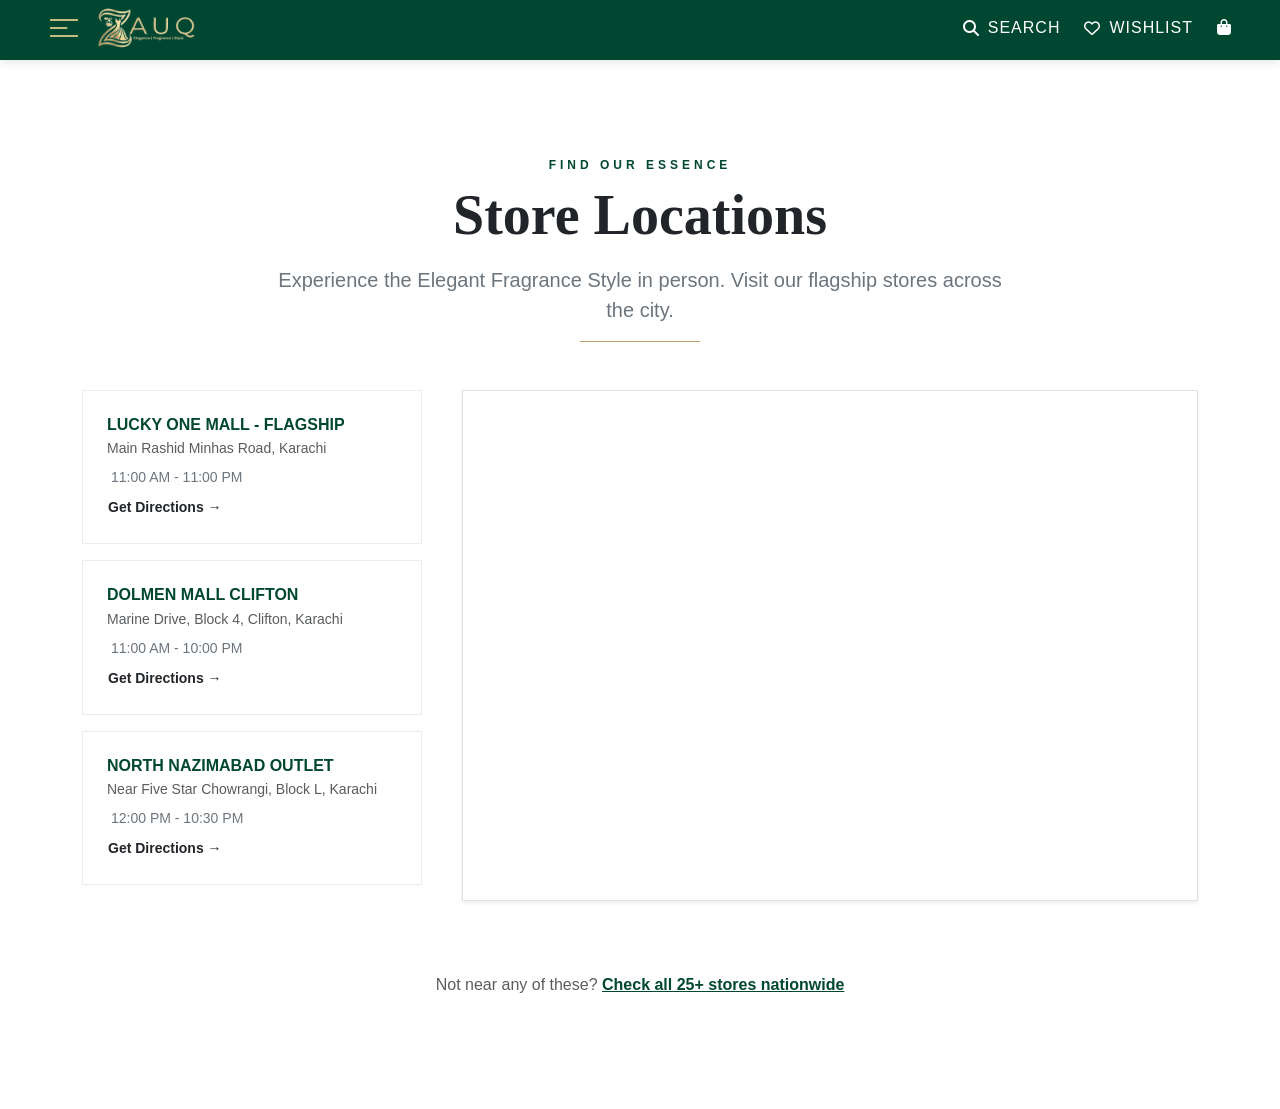
<file: retailstore.html>
<!doctype html>
<html lang="en">
<head>
    <meta charset="UTF-8" />
    <meta name="viewport" content="width=device-width, initial-scale=1.0" />
    <title>Zauq - Luxury E-Store</title>
    <!-- Fonts & Icons -->
    <link rel="stylesheet" href="https://cdnjs.cloudflare.com/ajax/libs/font-awesome/6.4.0/css/all.min.css" />
    <link href="https://fonts.googleapis.com/css2?family=Montserrat:wght@400;600;700&display=swap" rel="stylesheet" />
    <link href="https://cdn.jsdelivr.net/npm/bootstrap@5.0.2/dist/css/bootstrap.min.css" rel="stylesheet" />
    <link rel="stylesheet" href="style.css" />
</head>
<body>
<header class="zauq-header sticky-top">
    <nav class="navbar p-0">
        <div class="container-fluid px-lg-5 d-flex justify-content-between align-items-center">
            <div class="d-flex align-items-center">
                <img src="assets/menu (1).png" alt="Menu" class="iconM me-3 cursor-pointer menu-icon" data-bs-toggle="offcanvas"
              data-bs-target="#zauqSidebar"
              aria-controls="zauqSidebar">
                <a class="navbar-brand m-0" href="index.html">
                    <img src="assets/logoo.png" alt="Zauq Logo" class="header-logo">
                </a>
            </div>
            <div class="d-flex align-items-center gap-4">
                <div class="header-action-item d-none d-md-flex align-items-center">
                    <i class="fa-solid fa-magnifying-glass me-2"></i> <span class="action-text">SEARCH</span>
                </div>
                <div class="header-action-item d-flex align-items-center">
                    <i class="fa-regular fa-heart me-2"></i> <span class="action-text d-none d-md-inline">WISHLIST</span>
                </div>
                <div class="header-action-item">
                    <i class="fa-solid fa-bag-shopping"></i>
                </div>
            </div>
        </div>
    </nav>
</header>
    <div class="offcanvas offcanvas-start border-0" tabindex="-1" id="zauqSidebar" aria-labelledby="zauqSidebarLabel" style="width: 320px;">
  <div class="offcanvas-header border-bottom p-4">
    <h5 class="offcanvas-title fw-bold text-uppercase tracking-widest" id="zauqSidebarLabel" style="letter-spacing: 2px;">ZAUQ</h5>
    <button type="button" class="btn-close text-reset shadow-none" data-bs-dismiss="offcanvas" aria-label="Close"></button>
  </div>
  <div class="offcanvas-body p-0">
    <ul class="list-unstyled mb-0">
      <li class="border-bottom"><a href="products.html" onclick="renderCatagory('chikankari')" class="nav-link-item">CHIKANKARI</a></li>
      <li class="border-bottom"><a href="products.html" onclick="renderCatagory('essentials')" class="nav-link-item">ESSENTIALS PRET</a></li>
      <li class="border-bottom"><a href="products.html" onclick="renderCatagory('signature')" class="nav-link-item">SIGNATURE PRET</a></li>
      <li class="border-bottom"><a href="products.html" onclick="renderCatagory('designer')" class="nav-link-item">DESIGNER</a></li>
      <li class="border-bottom"><a href="products.html" onclick="renderCatagory('tankTop')" class="nav-link-item">TANK TOPS</a></li>
      <li class="border-bottom"><a href="products.html" onclick="renderCatagory('western')" class="nav-link-item">WESTERN</a></li>
      <li class="border-bottom"><a href="products.html" onclick="renderCatagory('bags')" class="nav-link-item">BAGS</a></li>
      <li class="border-bottom"><a href="products.html" onclick="renderCatagory('fragrance')" class="nav-link-item">FRAGRANCE</a></li>
    </ul>

    <div class="p-4 mt-4 bg-light">
        <p class="small text-muted mb-3 fw-bold">HELP & INFORMATION</p>
        <ul class="list-unstyled small">
            <li class="mb-2"><a href="dilivery.html" class="text-decoration-none text-dark">Shipping Policy</a></li>
            <li class="mb-2"><a href="exchange.html" class="text-decoration-none text-dark">Returns & Exchange</a></li>
            <li><a href="contact.html" class="text-decoration-none text-dark">Contact Us</a></li>
        </ul>
    </div>
  </div>
</div>
<main>
  <section id="store-locations" class="py-5 bg-white">
  <div class="container py-lg-5">
    
    <div class="row justify-content-center text-center mb-5">
      <div class="col-lg-8">
        <p class="text-uppercase mb-2  fw-bold" style="letter-spacing: 4px; font-size: 0.75rem; color: #004731;">Find Our Essence</p>
        <h2 class="display-4 fw-bold mb-3" style="font-family: 'Playfair Display', serif;">Store Locations</h2>
        <p class="text-secondary lead">Experience the <strong>Elegant Fragrance Style</strong> in person. Visit our flagship stores across the city.</p>
        <div class="d-flex justify-content-center mt-3">
          <div style="height: 1px; width: 120px; background-color: #bc9c6a;"></div>
        </div>
      </div>
    </div>

    <div class="row g-4">
      <div class="col-lg-4">
        <div class="store-list-container pe-lg-3" style="max-height: 550px; overflow-y: auto;">
          
          <div class="store-card p-4 mb-3 border border-light-subtle bg-white shadow-sm-hover">
            <h6 class="fw-bold text-uppercase mb-1" style="color: #004731;">Lucky One Mall - Flagship</h6>
            <p class="small text-muted mb-2">Main Rashid Minhas Road, Karachi</p>
            <div class="d-flex align-items-center small text-secondary">
              <span class="me-3"><i class="bi bi-clock me-1"></i> 11:00 AM - 11:00 PM</span>
            </div>
            <a href="https://www.google.com/maps/dir//2+Ground+Floor+Plot,+ZELLBURY,+Saima+Paari+Center,+Shop%23G,+D-12,+Block+C+North+Nazimabad+Town,+Karachi,+74600/data=!4m6!4m5!1m1!4e2!1m2!1m1!1s0x3eb33f4c95fbdbb3:0x25988fcdf5b92d9a?sa=X&ved=1t:57443&ictx=111" class="btn btn-link btn-sm p-0 mt-2 text-dark fw-bold text-decoration-none">Get Directions &rarr;</a>
          </div>

          <div class="store-card p-4 mb-3 border border-light-subtle bg-white shadow-sm-hover">
            <h6 class="fw-bold text-uppercase mb-1" style="color: #004731;">Dolmen Mall Clifton</h6>
            <p class="small text-muted mb-2">Marine Drive, Block 4, Clifton, Karachi</p>
            <div class="d-flex align-items-center small text-secondary">
              <span class="me-3"><i class="bi bi-clock me-1"></i> 11:00 AM - 10:00 PM</span>
            </div>
            <a href="https://www.google.com/maps/dir//2+Ground+Floor+Plot,+ZELLBURY,+Saima+Paari+Center,+Shop%23G,+D-12,+Block+C+North+Nazimabad+Town,+Karachi,+74600/data=!4m6!4m5!1m1!4e2!1m2!1m1!1s0x3eb33f4c95fbdbb3:0x25988fcdf5b92d9a?sa=X&ved=1t:57443&ictx=111" class="btn btn-link btn-sm p-0 mt-2 text-dark fw-bold text-decoration-none">Get Directions &rarr;</a>
          </div>

          <div class="store-card p-4 mb-3 border border-light-subtle bg-white shadow-sm-hover">
            <h6 class="fw-bold text-uppercase mb-1" style="color: #004731;">North Nazimabad Outlet</h6>
            <p class="small text-muted mb-2">Near Five Star Chowrangi, Block L, Karachi</p>
            <div class="d-flex align-items-center small text-secondary">
              <span class="me-3"><i class="bi bi-clock me-1"></i> 12:00 PM - 10:30 PM</span>
            </div>
            <a href="https://www.google.com/maps/dir//2+Ground+Floor+Plot,+ZELLBURY,+Saima+Paari+Center,+Shop%23G,+D-12,+Block+C+North+Nazimabad+Town,+Karachi,+74600/data=!4m6!4m5!1m1!4e2!1m2!1m1!1s0x3eb33f4c95fbdbb3:0x25988fcdf5b92d9a?sa=X&ved=1t:57443&ictx=111" class="btn btn-link btn-sm p-0 mt-2 text-dark fw-bold text-decoration-none">Get Directions &rarr;</a>
          </div>

        </div>
      </div>

      <div class="col-lg-8">
        <div class="position-relative h-100 shadow-sm border" style="min-height: 450px;">
          <iframe 
            src="https://www.google.com/maps/embed?pb=!1m18!1m12!1m3!1d115758.3379555135!2d67.01428384335938!3d24.9509015!2m3!1f0!2f0!3f0!3m2!1i1024!2i768!4f13.1!3m3!1m2!1s0x3eb33f11a43a7537%3A0xc3f58e17415d6621!2sLucky%20One%20Mall!5e0!3m2!1sen!2s!4v1712410000000!5m2!1sen!2s" 
            width="100%" 
            height="100%" 
            style="border:0; min-height: 450px;" 
            allowfullscreen="" 
            loading="lazy" 
            referrerpolicy="no-referrer-when-downgrade">
          </iframe>
        </div>
      </div>
    </div>

    <div class="text-center mt-5 pt-4">
      <p class="text-muted">Not near any of these? <a href="https://www.google.com/maps/dir//2+Ground+Floor+Plot,+ZELLBURY,+Saima+Paari+Center,+Shop%23G,+D-12,+Block+C+North+Nazimabad+Town,+Karachi,+74600/data=!4m6!4m5!1m1!4e2!1m2!1m1!1s0x3eb33f4c95fbdbb3:0x25988fcdf5b92d9a?sa=X&ved=1t:57443&ictx=111" class="fw-bold text-decoration-underline" style="color: #004731;">Check all 25+ stores nationwide</a></p>
    </div>

  </div>
</section>


  
</main>

 <script
      src="https://cdn.jsdelivr.net/npm/bootstrap@5.0.2/dist/js/bootstrap.bundle.min.js"
      integrity="sha384-MrcW6ZMFYlzcLA8Nl+NtUVF0sA7MsXsP1UyJoMp4YLEuNSfAP+JcXn/tWtIaxVXM"
      crossorigin="anonymous"
    ></script>
</body>
</html>
</file>
<file: style.css>
:root {
  --emerald-green: #004731;
  --gold-accent: #d4af37;
  --text-white: #ffffff;
}
body{
    overflow-x: hidden;
    width: 100%;
    font-family: 'Inter', sans-serif;
}

        .product-img { width: 100%; height: auto; object-fit: cover; }
        .product-title { font-family: 'Playfair Display', serif; font-size: 2.5rem; margin-bottom: 10px; }
        .price { font-size: 1.5rem; color: #bc9c6a; font-weight: 600; margin-bottom: 20px; }
        .btn-add-bag { background: #111; color: #fff; border-radius: 0; padding: 15px 30px; letter-spacing: 2px; width: 100%; }
        .btn-add-bag:hover { background: #333; color: white; }
        .breadcrumb { font-size: 0.8rem; text-transform: uppercase; letter-spacing: 1px; }
.form-select:focus{
    box-shadow: none;
    border-color: #004731;

}
/* Product Detail Specific Styles */
.breadcrumb-item + .breadcrumb-item::before {
    content: "|";
}
/* SweetAlert Custom Classes */
.swal-zauq-popup {
    border: 2px solid #004731 !important;
    border-radius: 0 !important; /* Sharp corners for luxury feel */
    padding: 2rem !important;
}

.swal-zauq-title {
    font-family: 'Montserrat', sans-serif !important;
    letter-spacing: 4px !important;
    font-weight: 700 !important;
    text-transform: uppercase;
}

.swal-zauq-btn {
    background-color:#004731 !important;
    color: #fff !important;
    border: none !important;
    padding: 12px 30px !important;
    font-size: 14px !important;
    letter-spacing: 2px !important;
    font-weight: bold !important;
    cursor: pointer !important;
    transition: 0.3s !important;
    border-radius: 0 !important; /* Match your theme */
}

.swal-zauq-btn:hover {
    background-color: transparent !important; /* Your Gold Color */
    color:#004731 !important;
    border: 1px solid #004731 !important;
}
#mainImg {
    transition: transform 0.5s ease;
    cursor: zoom-in;
}
.product-main-img-container {
    height: 80vh; /* Screen ka 80% hissa cover karegi */
    overflow: hidden;
    margin-top: 50px;
    background-color: transparent; /* Background taake khali jagah buri na lage */
}#checkoutSidebar {
    border-left: 1px solid #004731;
}

.tracking-widest {
    letter-spacing: 2px;
}

.zauq-btn {
    transition: 0.3s;
    border: 1px solid #004731 !important;
    background-color: #004731 !important;
}

.zauq-btn:hover {
    background-color:transparent !important; /* Gold hover */
    border-color:#004731 !important;
    color: #004731 !important;
}

/* Form focus color change */
.form-control:focus, .form-select:focus {
    border-color: #004731;
    box-shadow: none;
}

.imgCard {
    width: 100%;
    height: 100%;

    object-fit: contain; /* Agar poori image dikhani hai baghair katay */
    /* Ya phir 'cover' use karein agar aapko poora box bharna hai */
    object-position: top center;
}

.size-btn {
    border: 1px solid #ddd;
    background: white;
    padding: 8px 18px;
    font-size: 13px;
    transition: 0.3s;
}

.size-btn:hover, .size-btn.active {
    border-color: #000;
    background: #000;
    color: #fff;
}

.quantity-wrapper {
    border: 1px solid #004731;
    height: 50px;
}

.qty-control {
    background: none;
    border: none;
    padding: 0 15px;
    font-size: 20px;
    cursor: pointer;
}

#qtyInput {
    width: 40px;
    border: none;
    text-align: center;
    font-weight: bold;
}

.btn-add-to-cart {
    background: transparent;
    border: 1px solid #004731;
    color: #004731;
    font-weight: bold;
    letter-spacing: 2px;
    transition: 0.3s;
    height: 50px;
}

.btn-add-to-cart:hover {
    background:#004731;
    color: #fff;
}

.btn-buy-now {
    background: #004731; /* Gold touch for Luxury */
    color: white;
    border: none;
    padding: 15px;
    font-weight: bold;
    letter-spacing: 2px;
}
.btn-buy-now:hover {
    background:transparent;
    border: 1px solid #004731;
    color: #004731;
}

.product-info-sticky {
    position: sticky;
    top: 100px;
}

/* Chrome, Safari, Edge, Opera - Remove arrows from number input */
input::-webkit-outer-spin-button,
input::-webkit-inner-spin-button {
  -webkit-appearance: none;
  margin: 0;
}

#productDisplay , #searchContainer{
    display: none;
}
.abbtn:hover{
    border: 1px solid #004731 !important;
    color: #004731 !important;
    background-color: transparent !important;
    outline: #004731;
}

        .search-header { padding: 60px 0; border-bottom: 1px solid #eee; }
        .search-input-lg{
            border: none;
            border-bottom: 2px solid #004731;
            font-size: 2.5rem;
            font-weight: 300;
            border-radius: 0;
            padding: 10px 0;
            font-family: 'Playfair Display', serif;
        }
        .search-input-lg:focus{ box-shadow: none; border-bottom: 2px solid #bc9c6a !important; }
        .filter-select {
            border-radius: 0;
            border: 1px solid #ddd;
            padding: 12px;
            font-size: 0.85rem;
            letter-spacing: 1px;
            text-transform: uppercase;
        }
        .filter-label { font-size: 0.7rem; font-weight: 700; letter-spacing: 2px; color: #999; margin-bottom: 8px; display: block; }
        #searchResultCount { font-size: 0.9rem; color: #666; margin-top: 20px; }
.zauq-header {
    z-index: 1020 !important; /* Bootstrap standard sticky-top z-index */
}
.offcanvas {
    z-index: 1060 !important;
}

.offcanvas-backdrop {
    z-index: 1050 !important;
}
/* Sidebar Link Styling */
.nav-link-item {
    display: block;
    padding: 18px 25px;
    color: #111;
    text-decoration: none;
    font-weight: 500;
    font-size: 0.9rem;
    letter-spacing: 1px;
    transition: all 0.3s ease;
}
.iconM{
  cursor: pointer !important;
}

.nav-link-item:hover {
    background-color: #f8f9fa;
    color: #bc9c6a; /* Aapka accent color */
    padding-left: 35px; /* Slide effect on hover */
}

/* Offcanvas Body Animation */
.offcanvas.show {
    box-shadow: 0 0 50px rgba(0,0,0,0.1);
}

.tracking-widest {
    letter-spacing: 3px;
}

/* Custom Close Button for Premium Look */
.btn-close:focus {
    box-shadow: none;
}
/* Header Styling */
.zauq-header {
  background-color: var(--emerald-green);
  height: 60px;
  box-shadow: 0 2px 10px rgba(0,0,0,0.1);
  z-index: 1050;
}

.header-logo { width: 100px; height: auto; }

.header-action-item {
  color: var(--text-white);
  cursor: pointer;
  font-size: 16px;
  letter-spacing: 1px;
  transition: 0.3s;
}

.header-action-item:hover { color: var(--gold-accent); }

/* Hero Container */
.hero-container {
  height: calc(100vh - 60px);
  position: relative;
  overflow: hidden;
  width: 100%;
}

.hero-display-img {
  width: 100%;
  height: 100%;
  object-fit: cover;
  transition: all 0.8s cubic-bezier(0.4, 0, 0.2, 1); 
  /* transition:  1.2s ease-in-out; */
}
.slide-in-top {
    animation: slideIn 0.8s forwards;
}

@keyframes slideIn {
    0% {
        opacity: 0;
        transform: translateY(-20px); 
    }
    100% {
        opacity: 1;
        transform: translateY(0);    
    }
}
/* Bullets Styling */
.side-bullets {
  position: absolute;
  right: 25px;
  top: 50%;
  transform: translateY(-50%);
  display: flex;
  flex-direction: column;
  gap: 12px;
  z-index: 20;
}

.bullet {
  width: 10px;
  height: 10px;
  border-radius: 50%;
  border: 2px solid var(--gold-accent);
  background: transparent;
  padding: 0;
  transition: 0.3s;
}

.bullet.active {
  background: var(--gold-accent);
  transform: scale(1.2);
}

/* Bottom Nav with Background Overlay */
.hero-bottom-nav {
  position: absolute;
  bottom: 0;
  left: 0;
  width: 100%;
  background: rgba(0, 71, 49, 0.8); /* Semi-transparent Emerald */
  backdrop-filter: blur(5px);
  padding: 15px 0;
  z-index: 10;
}

.nav-links {
  display: flex;
  justify-content: center;
  list-style: none;
  margin: 0;
  padding: 0;
  gap: 25px;
}

.nav-links li a {
  color: var(--text-white);
  text-decoration: none;
  font-size: 15px;
 letter-spacing: 1.5px;
  text-transform: uppercase;
  transition: 0.3s;
}

.nav-links li a:hover {
  color: var(--gold-accent);
}
.subscribe-form input:focus{
    border: transparent !important;
}
/* --- PREMIUM FOOTER STYLING --- */
footer {
    background-color: #ffffff;
    font-family: 'Montserrat', sans-serif;
    color: #222;
    height: calc(100vh - 60px);
  position: relative;
  overflow: hidden;
  width: 100%;
}

/* Subscribe Section */
.subscribe-section {
    padding: 80px 0;
    background-color: #fcfcfc; /* Bohat halka sa contrast */
}

.ls-2 {
    letter-spacing: 3px;
    font-size: 1.4rem;
    color: #1a1a1a;
}

/* Input Box - No Blue Glow */
.subscribe-form {
    transition: all 0.4s ease;
}

.subscribe-form input {
    font-size: 0.9rem;
    letter-spacing: 1px;
    padding: 12px 0;
}

/* Focus hone pe blue outline khatam */
.subscribe-form input:focus {
    box-shadow: none !important;
    outline: none !important;
    background-color: transparent;
}

.subscribe-form:focus-within {
    border-bottom: 2px solid var(--emerald-green) !important;
    transform: translateY(-2px);
}

.subscribe-form .btn-dark {
    background-color: #000;
    border: none;
    font-size: 0.8rem;
    letter-spacing: 2px;
    transition: all 0.3s ease;
}

.subscribe-form .btn-dark:hover {
    background-color: var(--emerald-green);
    letter-spacing: 3px;
}

/* Social Icons */
.social-icons a {
    font-size: 1.2rem;
    transition: all 0.3s ease;
    display: inline-block;
}

.social-icons a:hover {
    color: var(--emerald-green) !important;
    transform: translateY(-5px);
}

/* Footer Links */
footer{
     height: calc(100vh - 60px);
     overflow-x: hidden;
}
.footer-heading {
    font-size: 0.85rem;
    font-weight: 700;
    letter-spacing: 2px;
    margin-bottom: 25px;
    color: #000;
    text-transform: uppercase;
}

.footer-links ul li {
    font-size: 0.8rem;
    margin-bottom: 12px;
    transition: all 0.3s ease;
    position: relative;
    width: fit-content;
}

/* Link Hover Effect - Emerald Underline */
.footer-links ul li:hover {
    color: var(--emerald-green);
    transform: translateX(8px); /* Halki si movement */
    cursor: pointer;
}

/* Payment Icons */
.payment-methods i {
    transition: all 0.3s ease;
}

.payment-methods i:hover {
    filter: grayscale(0);
    opacity: 1;
    transform: scale(1.1);
}

/* Bottom Bar */
.footer-bottom {
    background-color: #fff;
    font-size: 0.7rem;
    letter-spacing: 1px;
}

.zauq-logo-footer {
    font-weight: 700;
    text-transform: uppercase;
    letter-spacing: 4px;
    color: #000;
}
/* Section Heading */
.section-heading {
    font-size: 1.2rem;
    font-weight: 700;
    letter-spacing: 3px;
    color: var(--emerald-green);
    text-transform: uppercase;
}

/* Scroll Wrapper for Mobile */
.category-scroll-wrapper {
    overflow-x: auto;
    white-space: nowrap;
    -webkit-overflow-scrolling: touch;
}

/* Hide Scrollbar but keep functionality */
.category-scroll-wrapper::-webkit-scrollbar {
    display: none;
}

.cat-item {
    min-width: 100px; /* Width for each item */
    cursor: pointer;
    transition: transform 0.3s ease;
}

.cat-item:hover {
    transform: translateY(-5px);
}

/* Small Circle Styling */
.cat-circle {
    width: 90px;
    height: 90px;
    border-radius: 50%;
    overflow: hidden;
    margin: 0 auto 12px;
    border: 2px solid transparent;
    transition: all 0.3s ease;
    box-shadow: 0 4px 10px rgba(0,0,0,0.05);
}

.cat-circle img {
    width: 100%;
    height: 100%;
    object-fit: cover;
}

/* Hover Effect on Circle */
.cat-item:hover .cat-circle {
    border-color: var(--gold-accent);
}

/* Label Styling */
.cat-label {
    font-size: 10px;
    font-weight: 700;
    letter-spacing: 1px;
    color: #333;
    text-transform: uppercase;
    margin: 0;
}

.cat-item:hover .cat-label {
    color: var(--emerald-green);
}
/* Product Card Container */
.product-card {
    cursor: pointer;
    transition: all 0.3s ease;
}

/* Image Wrapper & Overlay Logic */
.product-image-wrapper {
    position: relative;
    overflow: hidden;
    background-color: #f9f9f9;
}

.product-img {
    width: 100%;
    height: auto;
    display: block;
    transition: opacity 0.6s ease, transform 0.8s ease;
}

/* Hover Pe Dusri Image Show Karne Ke Liye */
.product-img.secondary {
    position: absolute;
    top: 0;
    left: 0;
    opacity: 0;
}

.product-card:hover .product-img.primary {
    opacity: 0;
}

.product-card:hover .product-img.secondary {
    opacity: 1;
    transform: scale(1.05); /* Halka sa zoom effect */
}

/* Badge Styling */
.badge-new {
    position: absolute;
    top: 15px;
    left: 15px;
    background-color: var(--emerald-green);
    color: #fff;
    font-size: 10px;
    padding: 4px 12px;
    font-weight: 700;
    letter-spacing: 1px;
}

/* Quick Add Button (Bottom Se Slide Hoga) */
.btn-quick-add {
    position: absolute;
    bottom: -50px; /* Initially hidden */
    left: 0;
    width: 100%;
    background-color: rgba(0, 71, 49, 0.9); /* Emerald with transparency */
    color: #fff;
    border: none;
    padding: 12px;
    font-size: 12px;
    font-weight: 700;
    letter-spacing: 2px;
    transition: all 0.4s ease;
}

.product-card:hover .btn-quick-add {
    bottom: 0; /* Hover pe slide up */
}

/* Details Section */
.product-name {
    font-size: 13px;
    font-weight: 700;
    letter-spacing: 1px;
    margin-bottom: 5px;
    color: #1a1a1a;
}

.product-category {
    font-size: 10px;
    letter-spacing: 0.5px;
    margin-bottom: 8px;
    text-transform: uppercase;
}

.current-price {
    font-size: 14px;
    font-weight: 700;
    color: var(--emerald-green);
}

.old-price {
    font-size: 12px;
}
#returns-zauq {
    font-family: 'Inter', sans-serif;
  }
  
  .policy-content p {
    max-width: 850px;
    margin-left: auto;
    margin-right: auto;
  }

  .border-bottom {
    border-bottom: 2px solid #f1f1f1 !important;
    transition: border-color 0.3s ease;
  }

  .border-bottom:hover {
    border-color: var(--emerald-green) !important;
  }


.zauq-about-section {
    background-color: #ffffff;
    color: #1a1a1a;
  }
  #shipping-zauq {
    font-family: 'Inter', sans-serif;
  }
  
  .x-small {
    font-size: 0.75rem;
  }

  .shipping-content {
    max-width: 900px;
    margin: 0 auto;
  }

  /* Adding a subtle hover to the stat boxes */
  .border.shadow-sm {
    transition: transform 0.3s ease, border-color 0.3s ease;
  }

  .border.shadow-sm:hover {
    transform: translateY(-5px);
    border-color: #004731 !important;
  }
  
  .zauq-content p {
    line-height: 1.8;
  }
  .abbtn{
    background-color: rgba(0, 71, 49, 0.9); /* Emerald with transparency */
    color: #fff;
    border: none;
    padding: 12px;
    font-size: 12px;
    font-weight: 700;
    letter-spacing: 2px;
    transition: all 0.4s ease;
  }
  .form-control:focus {
  outline: none !important;
  box-shadow: none !important;
  border-color: #004731; /* apna color */
}

  
  .shadow-sm-hover {
    transition: box-shadow 0.3s;
  }
  .shadow-sm-hover:hover {
    box-shadow:0 4px 10px rgba(0,0,0,0.05) !important;
  }
.accordion-item {
    background-color: transparent;
    border: none;
  }
  
  .accordion-button {
    background-color: #fff !important;
    color: #111 !important;
    box-shadow: none !important;
  }

  .accordion-button:not(.collapsed) {
    color: #bc9c6a !important; /* Accent color when open */
  }

  .accordion-button::after {
    filter: grayscale(1); /* Keeps icons minimal */
  }

  .accordion-body {
    background-color: #fff;
    padding-top: 0;
    padding-bottom: 30px;
  }
  @media (max-width: 768px) {
    .border-end {
      border: none !important;
      border-bottom: 1px solid #dee2e6 !important;
      padding-bottom: 10px;
    }
    .cat-circle {
        width: 75px;
        height: 75px;
    }
  }


@media (max-width: 576px) {
    .product-name { font-size: 11px; }
    .current-price { font-size: 12px; }
    .btn-quick-add { padding: 8px; font-size: 10px; }
    footer {
        height: auto !important;
        padding: 40px 20px;
    }

    /* Agar aap columns use kar rahi hain toh unhe stack karein */
    .footer-links, .subscribe-section {
        text-align: center; /* Mobile pe center alignment achi lagti hai */
        margin-bottom: 30px;
    }

    /* Footer headings mobile pe thori choti */
    .footer-heading {
        margin-bottom: 15px;
        font-size: 0.9rem;
    }

    /* List items ki movement mobile pe khatam ya kam kar den */
    .footer-links ul li {
        width: 100%; /* Full width taake click karna asan ho */
        margin-bottom: 15px;
    }

    .footer-links ul li:hover {
        transform: translateX(0); /* Mobile pe side movement ajeeb lagti hai */
    }

    /* Subscribe form ko mobile pe width adjust karein */
    .subscribe-form {
        width: 100% !important;
        margin: 0 auto;
    }

    /* Social icons ki space */
    .social-icons {
        justify-content: center;
        display: flex;
        gap: 20px;
        margin-top: 20px;
    }

    /* Bottom footer (Copyright area) */
    .footer-bottom {
        text-align: center;
        padding: 20px 0;
    }
    #displayHero {
    touch-action: pan-y; /* Sirf up-down scroll allow karega, left-right hum JS se handle karenge */
}

   
}
</file>
